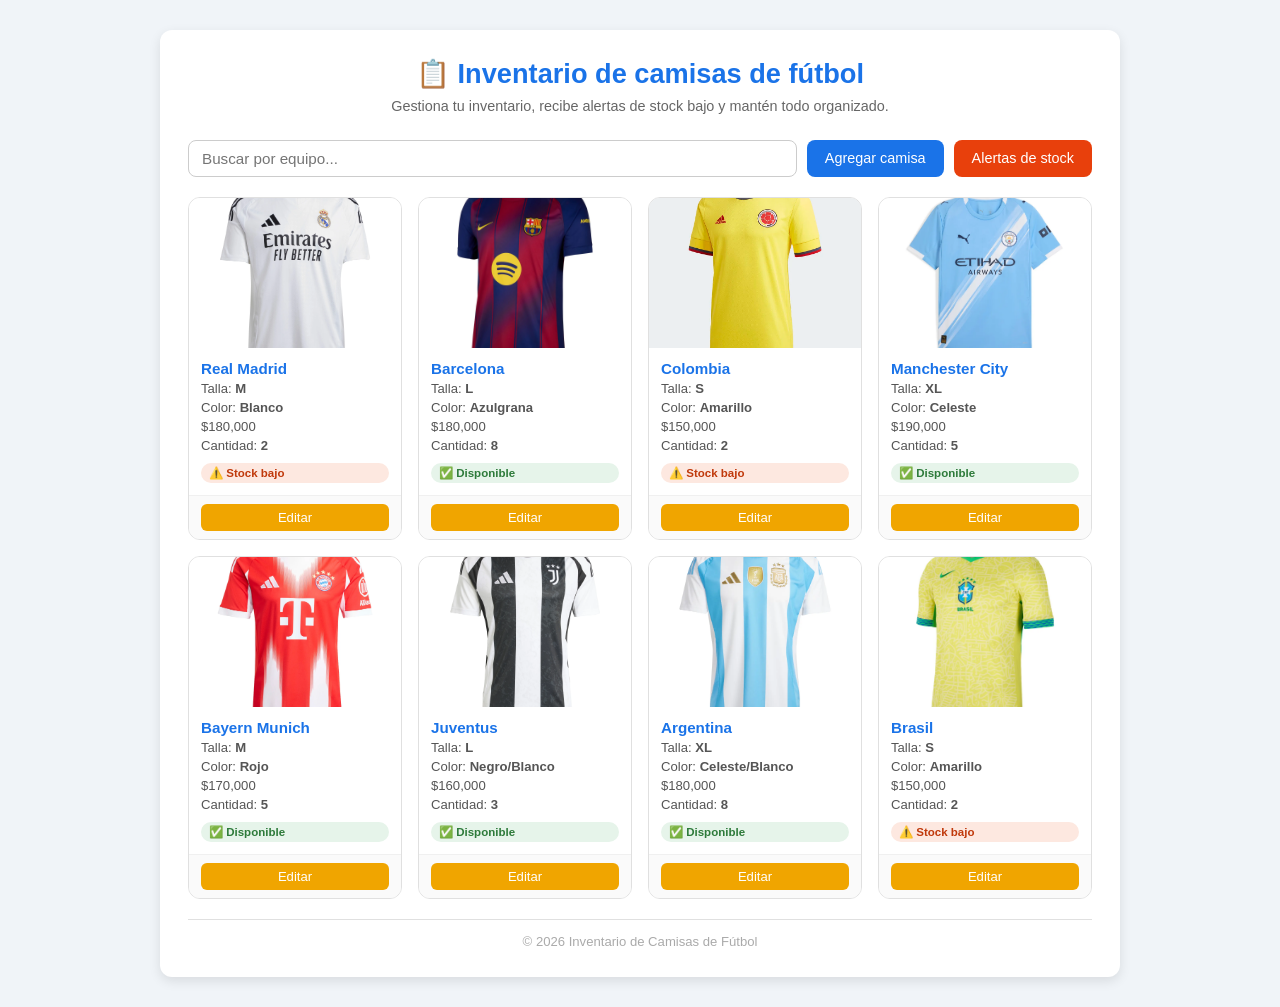
<file: index.html>
<!doctype html>
<html lang="es">
  <head>
    <meta charset="UTF-8" />
    <meta name="viewport" content="width=device-width, initial-scale=1.0" />
    <title>Inventario Camisas de Fútbol</title>
    <link rel="stylesheet" href="index.css" />
  </head>
  <body>
    <div class="app">
      <div class="header">
        <h1>📋 Inventario de camisas de fútbol</h1>
        <p>
          Gestiona tu inventario, recibe alertas de stock bajo y mantén todo
          organizado.
        </p>
      </div>
      <div class="toolbar">
        <input
          type="text"
          id="searchInput"
          placeholder="Buscar por equipo..."
        />
        <button class="btn-primary" id="btnAgregar">Agregar camisa</button>
        <button class="btn-danger" id="btnAlertas">Alertas de stock</button>
      </div>

      <div id="camisasGrid" class="grid"></div>

      <footer>© 2026 Inventario de Camisas de Fútbol</footer>
    </div>

    <!-- Modal: Agregar / Editar (reutilizable) -->
    <div class="overlay" id="modalForm">
      <div class="modal">
        <h2 id="modalTitulo">Agregar camisa</h2>
        <div class="field">
          <label>Equipo</label><input id="fEquipo" autocomplete="off" />
          <span class="field-error" id="errEquipo"></span>
        </div>
        <div class="field">
          <label>Talla</label>
          <select id="fTalla">
            <option value="">-- Selecciona una talla --</option>
            <option value="XS">XS</option>
            <option value="S">S</option>
            <option value="M">M</option>
            <option value="L">L</option>
            <option value="XL">XL</option>
            <option value="XXL">XXL</option>
          </select>
          <span class="field-error" id="errTalla"></span>
        </div>
        <div class="field">
          <label>Color</label><input id="fColor" autocomplete="off" />
          <span class="field-error" id="errColor"></span>
        </div>
        <div class="field">
          <label>Cantidad</label>
          <div class="stepper">
            <button type="button" class="stepper-btn" id="btnMenos">
              &#8722;
            </button>
            <input
              id="fCantidad"
              type="text"
              inputmode="numeric"
              autocomplete="off"
            />
            <button type="button" class="stepper-btn" id="btnMas">+</button>
          </div>
          <span class="field-error" id="errCantidad"></span>
        </div>
        <div class="field">
          <label>Precio ($)</label
          ><input
            id="fPrecio"
            type="text"
            inputmode="numeric"
            autocomplete="off"
            placeholder="Ej: 180000"
          />
          <span class="field-error" id="errPrecio"></span>
        </div>
        <div class="field">
          <label>Imagen</label
          ><input id="fImagen" type="file" accept="image/*" />
        </div>
        <input type="hidden" id="fId" />
        <div class="modal-actions">
          <button class="btn-primary" id="btnGuardar">Guardar</button>
          <button class="btn-cerrar" id="btnCerrarForm">Cerrar</button>
        </div>
      </div>
    </div>

    <!-- Alertas de stock bajo -->
    <div class="overlay" id="modalAlertas">
      <div class="modal">
        <h2>⚠️ Alertas de stock bajo</h2>
        <div id="alertasBody"></div>
        <div class="modal-actions">
          <button class="btn-cerrar" id="btnCerrarAlertas">Cerrar</button>
        </div>
      </div>
    </div>

    <script src="index.js"></script>
  </body>
</html>
</file>
<file: index.css>
* {
  margin: 0;
  padding: 0;
  box-sizing: border-box;
}

body {
  font-family: "Segoe UI", sans-serif;
  background-color: #f0f4f8;
  color: #333;
}

/* Contenedor principal */
.app {
  max-width: 960px;
  margin: 30px auto;
  background: #fff;
  border-radius: 12px;
  padding: 28px;
  box-shadow: 0 4px 12px rgba(0, 0, 0, 0.1);
}

/* Header */
.header {
  text-align: center;
  margin-bottom: 22px;
}

.header h1 {
  font-size: 1.7rem;
  font-weight: 600;
  color: #1a73e8;
  margin-bottom: 6px;
}

.header p {
  font-size: 0.9rem;
  color: #666;
  line-height: 1.5;
}

/* Toolbar: buscador y botones */
.toolbar {
  display: flex;
  gap: 10px;
  margin-bottom: 20px;
  flex-wrap: wrap;
}

.toolbar input {
  flex: 1;
  padding: 9px 13px;
  border: 1px solid #ccc;
  border-radius: 8px;
  font-size: 0.95rem;
  outline: none;
  transition: border-color 0.2s;
  min-width: 180px;
}

.toolbar input:focus {
  border-color: #1a73e8;
}

/* Botones generales */
button {
  cursor: pointer;
  border-radius: 8px;
  padding: 9px 18px;
  font-size: 0.9rem;
  border: none;
  transition: background-color 0.2s;
}

.btn-primary {
  background-color: #1a73e8;
  color: #fff;
}

.btn-primary:hover {
  background-color: #1558b0;
}

.btn-danger {
  background-color: #e8400c;
  color: #fff;
}

.btn-danger:hover {
  background-color: #c73309;
}

.btn-cerrar {
  width: 100%;
  background-color: transparent;
  border: 1px solid #ccc;
  color: #666;
}

.btn-cerrar:hover {
  background-color: #f0f0f0;
}

/* Grid de tarjetas */
.grid {
  display: grid;
  grid-template-columns: repeat(auto-fill, minmax(195px, 1fr));
  gap: 16px;
  margin-bottom: 20px;
}

/* Tarjeta */
.card {
  background: #fff;
  border: 1px solid #e0e0e0;
  border-radius: 12px;
  overflow: hidden;
  display: flex;
  flex-direction: column;
  transition:
    transform 0.2s,
    box-shadow 0.2s;
}

.card:hover {
  transform: translateY(-3px);
  box-shadow: 0 6px 16px rgba(0, 0, 0, 0.1);
}

.card-img {
  width: 100%;
  height: 150px;
  object-fit: cover;
  background: #f5f8ff;
}

.card-body {
  padding: 12px;
  flex: 1;
  display: flex;
  flex-direction: column;
  gap: 4px;
}

.card-team {
  font-size: 0.95rem;
  font-weight: 700;
  color: #1a73e8;
}

.card-info {
  font-size: 0.82rem;
  color: #555;
}

/* Badges (niveles de stock) */
.badge {
  display: inline-block;
  font-size: 0.72rem;
  font-weight: 600;
  padding: 3px 8px;
  border-radius: 20px;
  margin-top: 6px;
}

.badge-ok {
  background-color: #e6f4ea;
  color: #2d7a3a;
}

.badge-low {
  background-color: #fde8e0;
  color: #c0390b;
}

/* Footer de tarjeta */
.card-footer {
  padding: 8px 12px;
  border-top: 1px solid #f0f0f0;
  background: #fafafa;
}

.btn-edit {
  width: 100%;
  padding: 6px 0;
  font-size: 0.82rem;
  background-color: #f0a500;
  color: #fff;
  border-radius: 6px;
}

.btn-edit:hover {
  background-color: #c98400;
}

/* Sin resultados */
.empty {
  text-align: center;
  color: #999;
  padding: 30px;
  grid-column: 1 / -1;
}

/* Footer de página */
footer {
  text-align: center;
  margin-top: 18px;
  padding-top: 14px;
  border-top: 1px solid #e0e0e0;
  font-size: 0.82rem;
  color: #aaa;
}

/* Overlay / Modal */
.overlay {
  display: none;
  position: fixed;
  inset: 0;
  background: rgba(0, 0, 0, 0.45);
  z-index: 100;
  align-items: center;
  justify-content: center;
}

.overlay.open {
  display: flex;
}

.modal {
  background: #fff;
  border-radius: 12px;
  padding: 26px;
  width: 400px;
  max-width: 92%;
  max-height: 90vh;
  overflow-y: auto;
  box-shadow: 0 8px 20px rgba(0, 0, 0, 0.2);
}

.modal h2 {
  font-size: 1.1rem;
  font-weight: 600;
  color: #1a73e8;
  margin-bottom: 18px;
}

/* Campos del formulario */
.field {
  display: flex;
  flex-direction: column;
  gap: 4px;
  margin-bottom: 12px;
}

.field label {
  font-size: 0.85rem;
  color: #555;
}

.field input {
  padding: 8px 11px;
  border: 1px solid #ccc;
  border-radius: 7px;
  font-size: 0.9rem;
  outline: none;
  transition: border-color 0.2s;
}

.field input:focus {
  border-color: #1a73e8;
}

/* Acciones del modal */
.modal-actions {
  display: flex;
  flex-direction: column;
  gap: 8px;
  margin-top: 16px;
}

.modal-actions .btn-primary {
  width: 100%;
  padding: 10px;
  font-size: 0.95rem;
}

/* Items de alerta */
.alert-item {
  background: #fff5f3;
  border-left: 4px solid #e8400c;
  border-radius: 0 6px 6px 0;
  padding: 10px 14px;
  margin-bottom: 8px;
  font-size: 0.88rem;
  color: #c0390b;
}

.stepper {
  display: flex;
  align-items: center;
  gap: 6px;
}
.stepper input {
  width: 70px;
  text-align: center;
  font-size: 1rem;
  border: 1px solid #ccc;
  border-radius: 6px;
  padding: 6px 0;
}
.stepper-btn {
  width: 36px;
  height: 36px;
  border: 1px solid #ccc;
  border-radius: 6px;
  background: #f5f5f5;
  font-size: 1.2rem;
  cursor: pointer;
  transition: background 0.15s;
  line-height: 1;
}
.stepper-btn:hover {
  background: #e0e0e0;
}
.field-error {
  display: block;
  color: #d32f2f;
  font-size: 0.78rem;
  margin-top: 3px;
  min-height: 16px;
}
.field select {
  width: 100%;
  padding: 8px 10px;
  border: 1px solid #ccc;
  border-radius: 6px;
  font-size: 0.95rem;
  background: #fff;
}
.field input:focus,
.field select:focus {
  outline: 2px solid #1976d2;
  border-color: transparent;
}
</file>
